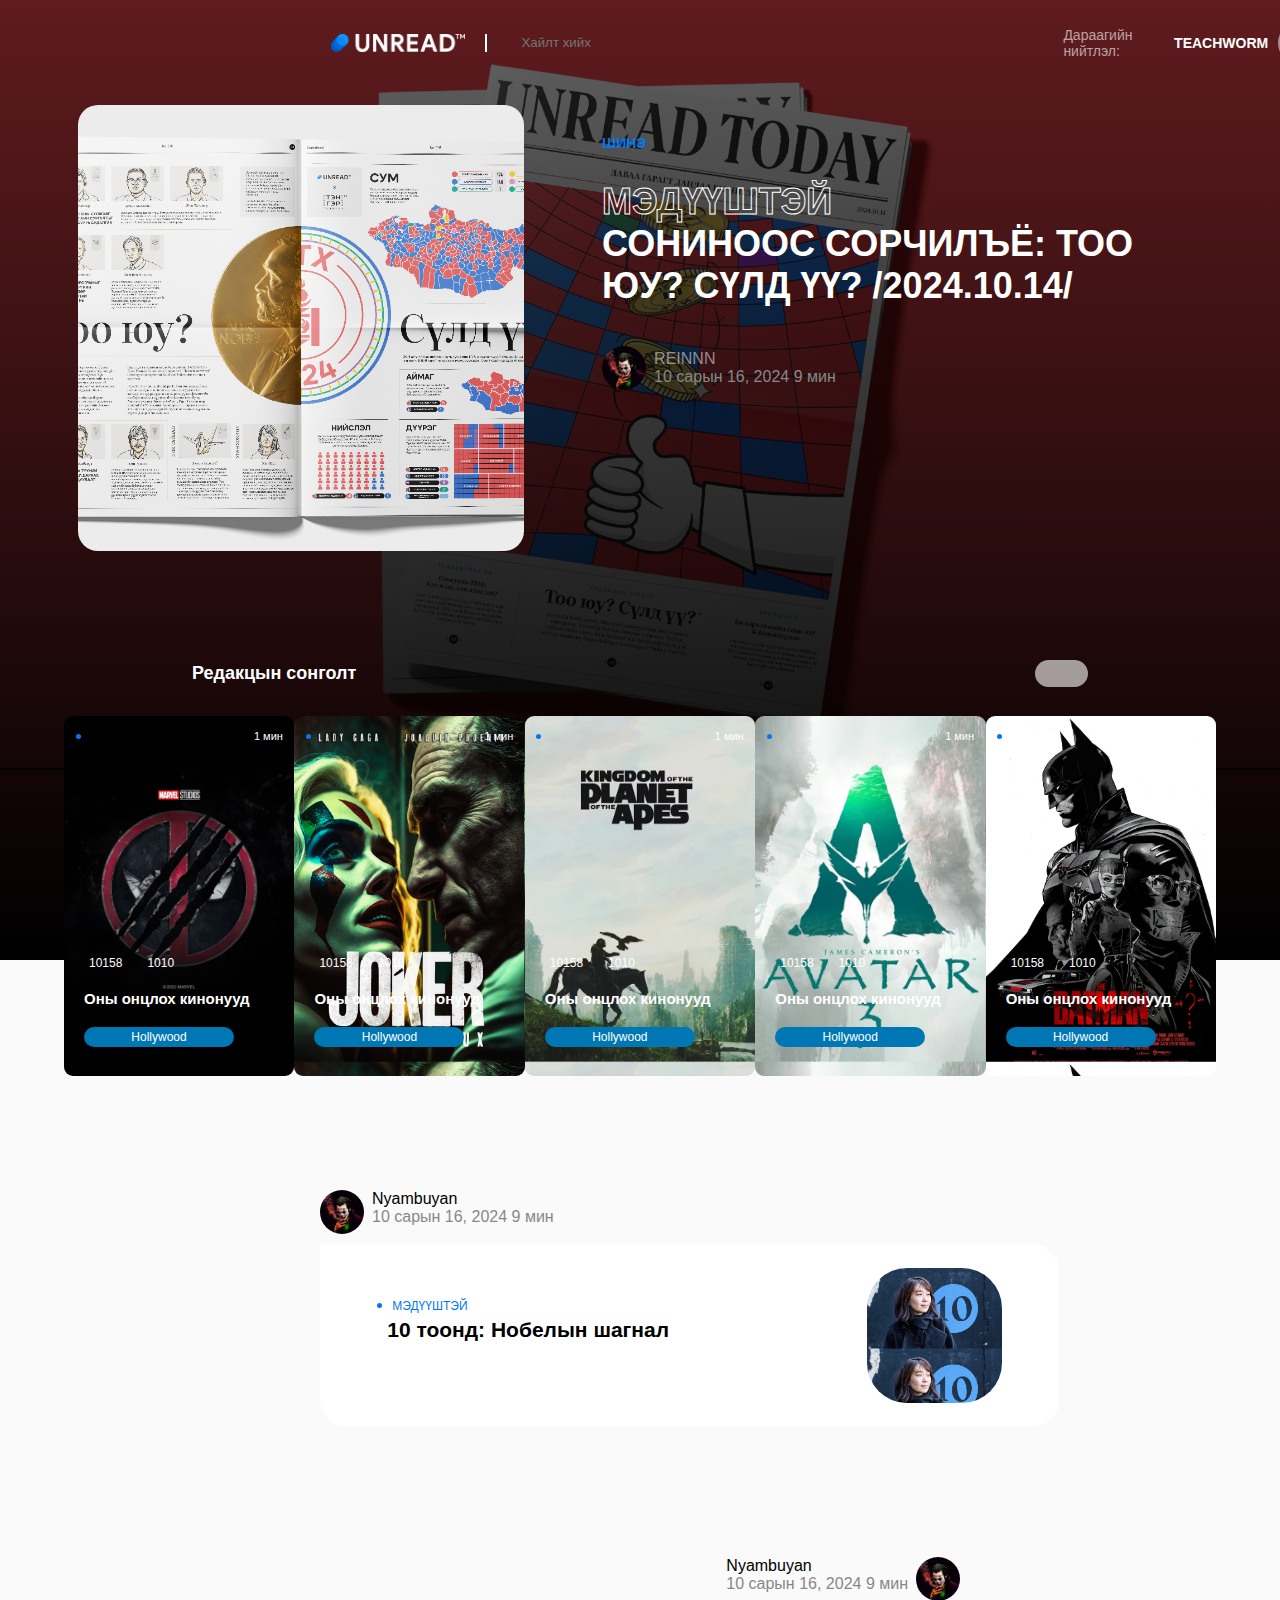
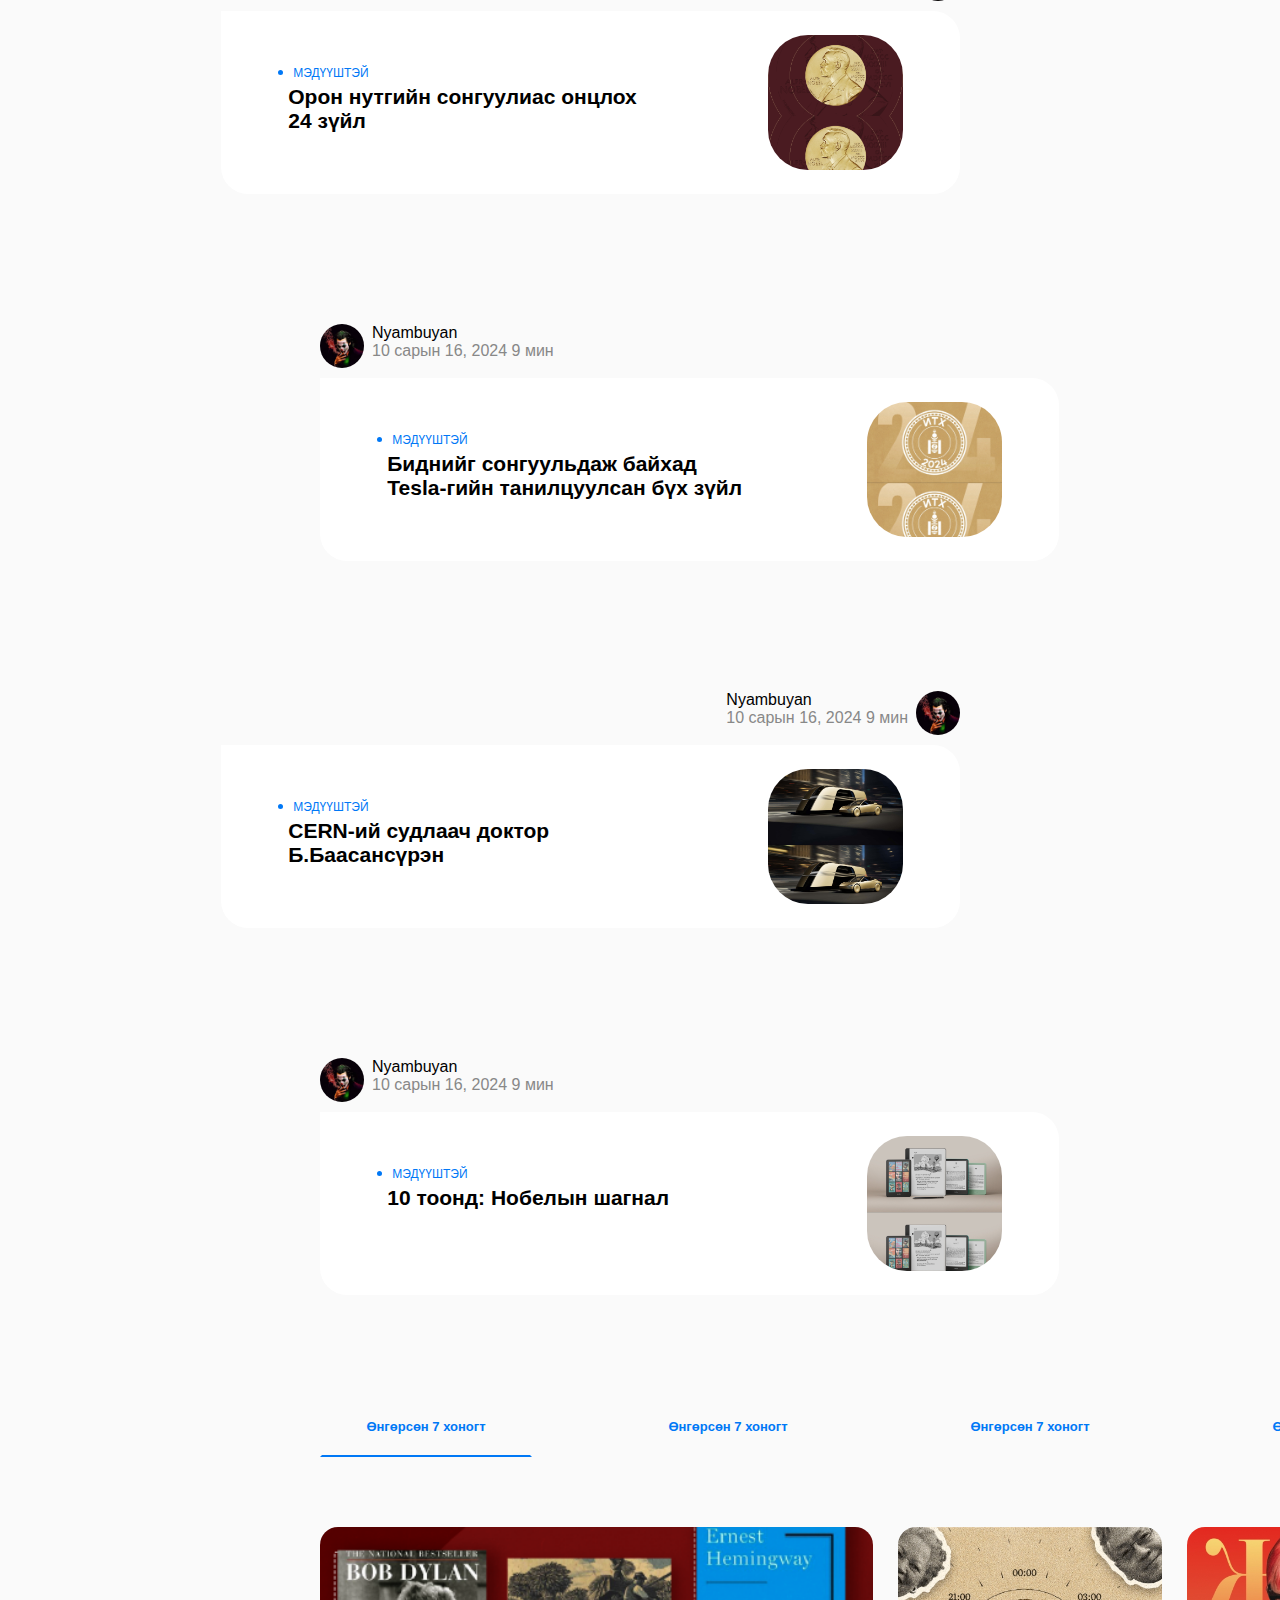
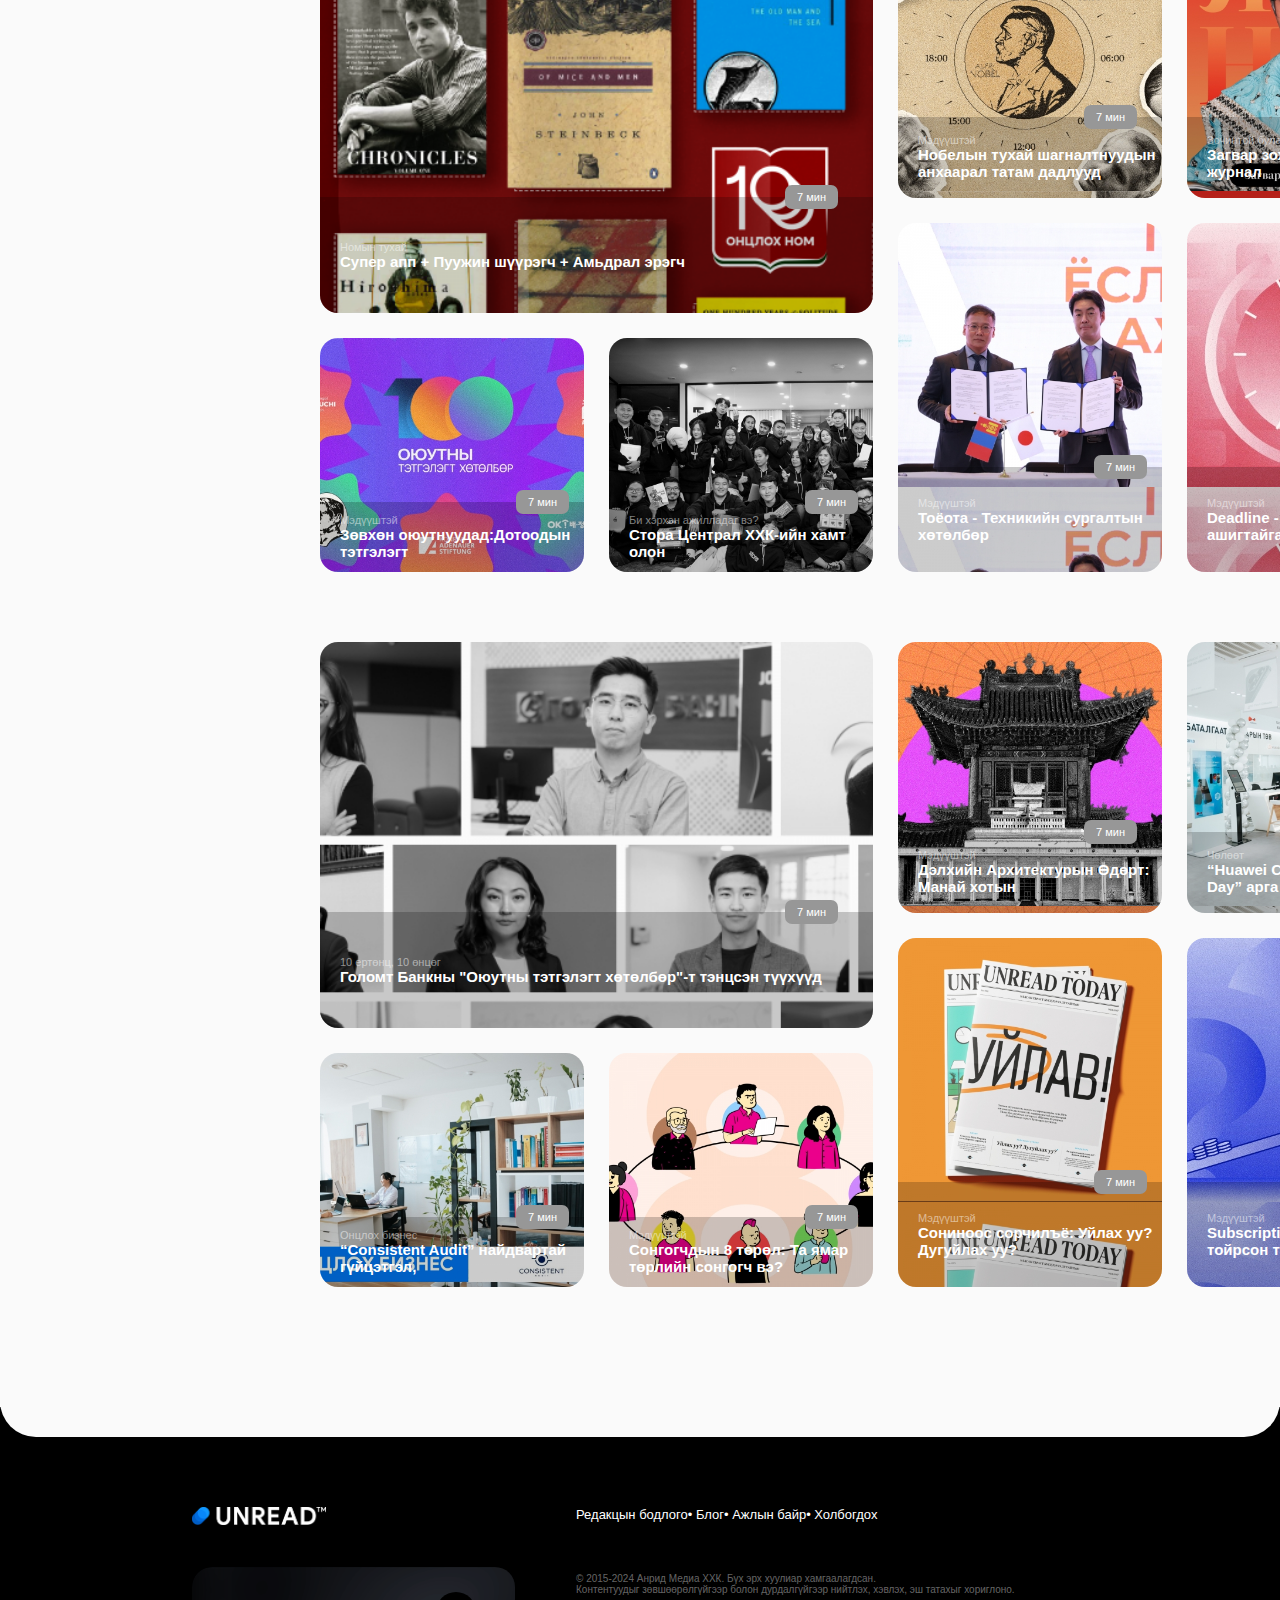
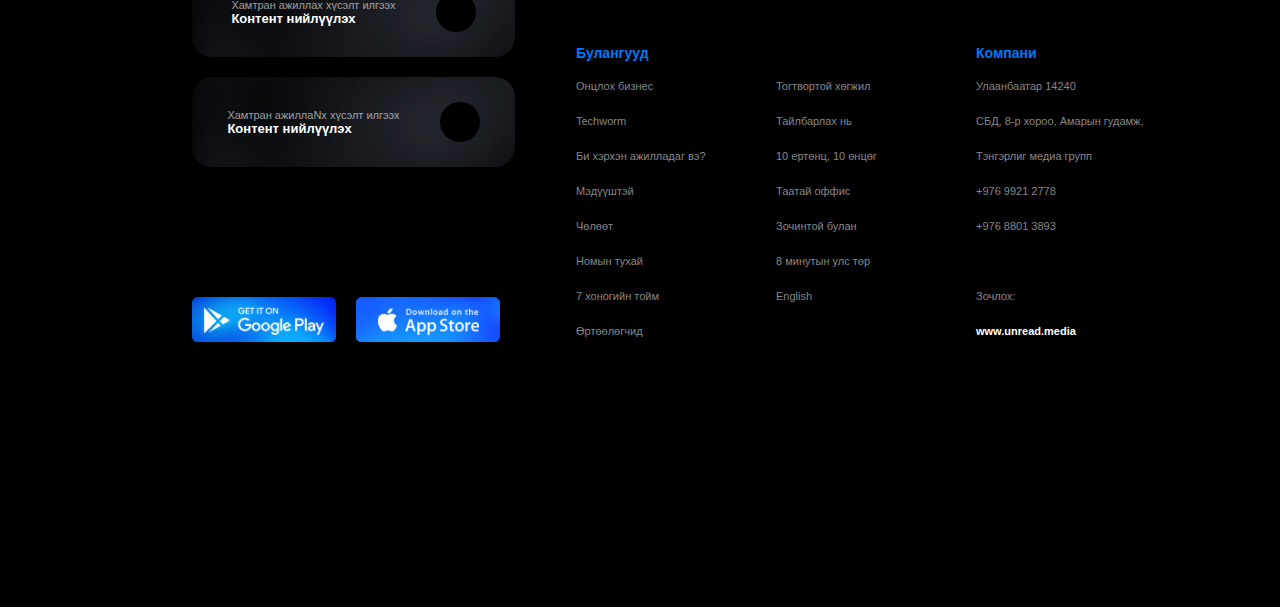
<file: index.html>
<!DOCTYPE html>
<html lang="en">
  <head>
    <meta charset="UTF-8" />
    <meta name="viewport" content="width=device-width, initial-scale=1.0" />
    <title>Нүүр | Unread Today</title>
    <link rel="icon" type="image/x-icon" href="images/icon.png">
    <link rel="stylesheet" href="style.css" />
    <link
      rel="stylesheet"
      href="https://cdnjs.cloudflare.com/ajax/libs/font-awesome/6.6.0/css/all.min.css"
      integrity="sha512-Kc323vGBEqzTmouAECnVceyQqyqdsSiqLQISBL29aUW4U/M7pSPA/gEUZQqv1cwx4OnYxTxve5UMg5GT6L4JJg=="
      crossorigin="anonymous"
      referrerpolicy="no-referrer"
    />
  </head>
  <body>
    <main>
      <section class="hero">
        <header>
          <i class="fa-solid fa-bars"></i>
          <div class="HEADD">
            <div class="headr">
              <img class="zurag" src="unreadd.png">
              <div class="divider"></div>
              <div class="search"><i class="fa-solid fa-magnifying-glass"></i>
              <input class="search-input" type="search" placeholder="Хайлт хийх" >
              </div>
            </div>
            <div class="headl">
              <p>Дараагийн нийтлэл:</p>
              <h4>TEACHWORM</h4>
              <div class="lbox">
                <p>Өнөөдөр орно</p>
                <div class="dot"></div>
              </div>
            </div>
             <div class="icons">
            <i class="fa-brands fa-facebook-f"></i>
            <i class="fa-brands fa-instagram"></i>
            <i class="fa-brands fa-twitter"></i>
            <i class="fa-brands fa-linkedin-in"></i>
          </div>
          </div>
        </header>
        <div class="hero-content">
          <div class="left"></div>
          <div class="right">
            <h5>ШИНЭ</h5>
            <h1>МЭДҮҮШТЭЙ</h1>
            <h2>Сониноос сорчилъё: тоо <br />юу? сүлд үү? /2024.10.14/</h2>
            <div class="pros">
              <div class="pro"></div>
              <div class="ners"><p class="name">REINNN</p><p class="onsar">10 сарын 16, 2024 9 мин</p></div>
            </div>
          </div>
        </div>
      </section>
      <section class="javas">
        <div class="divide"><p>Редакцын сонголт</p><div class="little"></div></div>
        <div class="packcards">
          <div class="first">
            <div class="dots"><div class="dotm"></div><p>1 мин</p></div>
            <div class="views">
              <div class="lgo"><i class="fa-solid fa-eye"></i><p>10158</p><i class="fa-solid fa-comment"></i><p>1010</p></div>
              <div><h5>Оны онцлох кинонууд</h5></div>
              <div class="blue">Hollywood</div>
              </div>
          </div>
          <div class="second">
            <div class="dots"><div class="dotm"></div><p>1 мин</p></div>
            <div class="views">
              <div class="lgo"><i class="fa-solid fa-eye"></i><p>10158</p><i class="fa-solid fa-comment"></i><p>1010</p></div>
              <div><h5>Оны онцлох кинонууд</h5></div>
              <div class="blue">Hollywood</div>
              </div>
          </div>
          <div class="third">
            <div class="dots"><div class="dotm"></div><p>1 мин</p></div>
            <div class="views">
              <div class="lgo"><i class="fa-solid fa-eye"></i><p>10158</p><i class="fa-solid fa-comment"></i><p>1010</p></div>
              <div><h5>Оны онцлох кинонууд</h5></div>
              <div class="blue">Hollywood</div>
              </div>
          </div>
          <div class="fourth">
            <div class="dots"><div class="dotm"></div><p>1 мин</p></div>
            <div class="views">
              <div class="lgo"><i class="fa-solid fa-eye"></i><p>10158</p><i class="fa-solid fa-comment"></i><p>1010</p></div>
              <div><h5>Оны онцлох кинонууд</h5></div>
              <div class="blue">Hollywood</div>
              </div>
          </div>
          <div class="fifth">
            <div class="dots"><div class="dotm"></div><p>1 мин</p></div>
            <div class="views">
              <div class="lgo"><i class="fa-solid fa-eye"></i><p>10158</p><i class="fa-solid fa-comment"></i><p>1010</p></div>
              <div><h5>Оны онцлох кинонууд</h5></div>
              <div class="blue">Hollywood</div>
              </div>
          </div>
      </div>
      </section>
      <section class="part3">
        <div class="wholebody">


          <div class="article">
            <div class="pros1">
              <div class="pro1"></div> 
              <div class="ners"><p class="ner">Nyambuyan</p><p class="onsar">10 сарын 16, 2024 9 мин</p></div>
            </div>
            <div class="bigcard">
              <div class="le"><div class="etseg"><div class="tusdaa"><div class="dotm"></div><p>МЭДҮҮШТЭЙ</p></div><h5> 10 тоонд: Нобелын шагнал</h5></div>
              </div>
              <div class="ri"></div>
            </div>
          </div>
           <div class="article article-right">
             <div class="pros2">
              <div class="pro1"></div> 
              <div class="ners"><p class="ner">Nyambuyan</p><p class="onsar">10 сарын 16, 2024 9 мин</p></div>
            </div>
            <div class="bigcard2">
              <div class="le"><div class="etseg"><div class="tusdaa"><div class="dotm"></div><p>МЭДҮҮШТЭЙ</p></div><h5>Орон нутгийн сонгуулиас онцлох 24 зүйл</h5></div>
              </div>
              <div class="ri1"></div>
            </div>
           </div>
           <div class="article">
            <div class="pros1">
              <div class="pro1"></div> 
              <div class="ners"><p class="ner">Nyambuyan</p><p class="onsar">10 сарын 16, 2024 9 мин</p></div>
            </div>
            <div class="bigcard">
              <div class="le"><div class="etseg"><div class="tusdaa"><div class="dotm"></div><p>МЭДҮҮШТЭЙ</p></div><h5> Биднийг сонгуульдаж байхад Tesla-гийн танилцуулсан бүх зүйл</h5></div>
              </div>
              <div class="ri2"></div>
           </div>
            </div>
              <div class="article article-right">
            <div class="pros2">
              <div class="pro1"></div> 
              <div class="ners"><p class="ner">Nyambuyan</p><p class="onsar">10 сарын 16, 2024 9 мин</p></div>
            </div>
            <div class="bigcard2">
              <div class="le"><div class="etseg"><div class="tusdaa"><div class="dotm"></div><p>МЭДҮҮШТЭЙ</p></div><h5>CERN-ий судлаач доктор Б.Баасансүрэн</h5></div>
              </div>
              <div class="ri3"></div>
            </div>
            </div>
            <div class="article">
            <div class="pros1">
              <div class="pro1"></div> 
              <div class="ners"><p class="ner">Nyambuyan</p><p class="onsar">10 сарын 16, 2024 9 мин</p></div>
            </div>
            <div class="bigcard">
              <div class="le"><div class="etseg"><div class="tusdaa"><div class="dotm"></div><p>МЭДҮҮШТЭЙ</p></div><h5> 10 тоонд: Нобелын шагнал</h5></div>
              </div>
              <div class="ri4"></div>
            </div>
            </div> 
            <div class="dates">
              <div class="date-box1"><p>Өнгөрсөн 7 хоногт</p></div>
              <div class="date-box"><p>Өнгөрсөн 7 хоногт</p></div>
              <div class="date-box"><p>Өнгөрсөн 7 хоногт</p></div>
              <div class="date-box"><p>Өнгөрсөн 7 хоногт</p></div>
            </div>
            <div class="news">
              <div class="item1"><div class="hagas"><p class="hagas-title">Номын тухай</p><h5 class="hagas-body">Супер апп + Пуужин шүүрэгч + Амьдрал эрэгч</h5><div class="minut">7 мин</div></div></div>
              <div class="item2"><div class="hagas"><p class="hagas-title">Мэдүүштэй</p><h5 class="hagas-body">Нобелын тухай шагналтнуудын анхаарал татам дадлууд</h5><div class="minut1">7 мин</div></div></div>
              <div class="item3"><div class="hagas"><p class="hagas-title">Зочинтой булан</p><h5 class="hagas-body">Загвар зохион бүтээгч Jezel-ийн журнал</h5><div class="minut1">7 мин</div></div></div>
              <div class="item4"><div class="hagas"><p class="hagas-title">Мэдүүштэй</p><h5 class="hagas-body">Зөвхөн оюутнуудад:Дотоодын тэтгэлэгт</h5><div class="minut2">7 мин</div></div></div>
              <div class="item5"><div class="hagas"><p class="hagas-title">Би хэрхэн ажилладаг вэ?</p><h5 class="hagas-body">Стора Централ ХХК-ийн хамт олон</h5><div class="minut2">7 мин</div></div></div>
              <div class="item6"><div class="hagas"><p class="hagas-title">Мэдүүштэй</p><h5 class="hagas-body">Тоёота - Техникийн сургалтын хөтөлбөр</h5><div class="minut3">7 мин</div></div></div>
              <div class="item7"><div class="hagas"><p class="hagas-title">Мэдүүштэй</p><h5 class="hagas-body">Deadline - ийг хэрхэн өөрт ашигтайгаар эргүүлэх</h5><div class="minut3">7 мин</div></div></div>
            </div>
            <div style="padding-bottom: 150px;" class="news">
              <div class="item8"><div class="hagas"><p class="hagas-title">10 ертөнц, 10 өнцөг</p><h5 class="hagas-body">Голомт Банкны "Оюутны тэтгэлэгт хөтөлбөр"-т тэнцсэн түүхүүд</h5><div class="minut">7 мин</div></div></div>
              <div class="item9"><div class="hagas"><p class="hagas-title">Мэдүүштэй</p><h5 class="hagas-body">Дэлхийн Архитектурын Өдөрт: Манай хотын </h5><div class="minut1">7 мин</div></div></div>
              <div class="item10"><div class="hagas"><p class="hagas-title">Чөлөөт</p><h5 class="hagas-body">“Huawei Customer Experience Day” арга </h5><div class="minut1">7 мин</div></div></div>
              <div class="item11"><div class="hagas"><p class="hagas-title">Онцлох бизнес</p><h5 class="hagas-body">“Consistent Audit” найдвартай гүйцэтгэл, </h5><div class="minut2">7 мин</div></div></div>
              <div class="item12"><div class="hagas"><p class="hagas-title">Мэдүүштэй</p><h5 class="hagas-body">Сонгогчдын 8 төрөл: Та ямар төрлийн сонгогч вэ?</h5><div class="minut2">7 мин</div></div></div>
              <div class="item13"><div class="hagas"><p class="hagas-title">Мэдүүштэй</p><h5 class="hagas-body">Сониноос сорчилъё: Уйлах уу? Дугуйлах уу? </h5><div class="minut3">7 мин</div></div></div>
              <div class="item14"><div class="hagas"><p class="hagas-title">Мэдүүштэй</p><h5 class="hagas-body">Subscription үйлчилгээг тойрсон таван ташаа ойл...</h5><div class="minut3">7 мин</div></div></div>
            </div>
      </section>
      <footer>
        <div class="footer-space">
          <div class="footer-left">
            <div class="footer-zurag"><img style="height: 18px; width: 134px;" src="unreadd.png" alt=""></div>
            <div class="footer-box1">
              <div class="orshil"><p>Хамтран ажиллах хүсэлт илгээх</p><h5>Контент нийлүүлэх</h5></div>
              <div class="box-container">
                <div class="outbox"></div>
                <div class="insidebox"><i class="fa-solid fa-arrow-right"></i></div>
              </div>
            </div>
            <div class="footer-box">
              <div class="orshil"><p>Хамтран ажиллаNх хүсэлт илгээх</p><h5>Контент нийлүүлэх</h5></div>
              <div class="box-container">
                <div class="outbox"></div>
                <div class="insidebox"><i class="fa-solid fa-arrow-right"></i></div>
              </div>
            </div>
            <div class="google"></div>
            <div class="apple"></div>
          </div>
          <div class="footer-right">
            <div class="st"><p>Редакцын бодлого </p><p>• Блог</p><p>• Ажлын байр</p><p>• Холбогдох</p></div>
            <div class="nd"><p>© 2015-2024 Анрид Медиа ХХК. Бүх эрх хуулиар хамгаалагдсан. <br> Контентуудыг зөвшөөрөлгүйгээр болон дурдалгүйгээр нийтлэх, хэвлэх, эш татахыг хориглоно.</p></div>
            <div class="rd">
              <h5>Булангууд</h5>
              <h5 class="text1">Компани</h5>
              <p>Онцлох бизнес</p>
              <p>Тогтвортой хөгжил</p>
              <p>Улаанбаатар 14240 </p>
              <p>Techworm</p>
              <p>Тайлбарлах нь</p>
              <p>СБД, 8-р хороо, Амарын гудамж, </p>
              <p>Би хэрхэн ажилладаг вэ?</p>
              <p>10 ертөнц, 10 өнцөг</p>
              <p>Тэнгэрлиг медиа групп</p>
              <p>Мэдүүштэй</p>
              <p>Таатай оффис</p>
              <p>+976 9921 2778</p>
              <p>Чөлөөт</p>
              <p>Зочинтой булан</p>
              <p>+976 8801 3893</p>
              <p>Номын тухай</p>
              <p>8 минутын улс төр</p>
              <p class="text2">7 хоногийн тойм</p>
              <p class="text3">English</p>
              <p class="text4">Зочлох:</p>
              <p class="text5">Өртөөлөгчид</p>
              <h4 class="text6">www.unread.media</h4>
            </div>

          </div>
          <div class="footer-icons">
            <i class="fa-brands fa-square-facebook"></i>
            <i class="fa-brands fa-twitter"></i>
            <i class="fa-brands fa-instagram"></i>
            <i class="fa-brands fa-linkedin-in"></i>
            <i class="fa-brands fa-youtube"></i>
            <i class="fa-brands fa-soundcloud"></i>
          </div>
        </div>
      </footer>
    </main>
  </body>
</html>
</file>
<file: style.css>
* {
  margin: 0;
  padding: 0;
  font-family: "SF display", sans-serif;
  box-sizing: border-box;
}
header {
  width: 85vw;
  height: 85px;
  margin-bottom: 20px;
  margin-left: auto;
  margin-right: auto;
  display: flex;
  align-items: center;
}
.zurag {
  height: 18px;
}
.divider {
  height: 18px;
  width: 0px;
  border: 0.5px solid #ffffff;
  background-position: end;
}
.hero {
  background: linear-gradient(rgb(0, 0, 0, 0.6), rgb(0, 0, 0)),
    url("./images/cover.jpg");
  background-size: 100%;
  height: 960px;
  width: 100vw;
  margin-bottom: 121px;
}
.hero-content {
  width: 1200px;
  margin-left: auto;
  margin-right: auto;
  display: flex;
  justify-content: space-between;
  gap: 40px;
  justify-content: space-evenly;
}
.hero-content div {
  width: 50%;
}
.left {
  background-image: url("./images/21632b19dec071508e1e0ae5f5e153e1.jpg");
  height: 446.4px;
  max-width: 446.4px;
  border-radius: 20px;
  background-size: 150%;
  background-position: center;
  transition: all 2s ease;
  cursor: pointer;
}
.left:hover {
  background-size: 170%;
}
.hero-content h1 {
  -webkit-text-stroke: 1px white;
  color: transparent;
}
.hero-content h2 {
  text-transform: uppercase;
  color: #ffffff;
  height: 43px;
}
header i {
  font-size: 19px;
}
i {
  font-size: 19px;
}
.HEADD {
  display: flex;
  align-items: center;
  gap: 365px;
}
.headr {
  display: flex;
  justify-content: center;
  align-items: center;
  gap: 20px;
  color: #ffffff;
  margin-left: 135px;
}
.headl {
  display: flex;
  align-items: center;
  gap: 10px;
}
.headl p {
  color: rgb(255, 255, 255, 0.6);
  font-size: 14px;
}
.headl h4 {
  color: #ffffff;
  font-size: 14px;
}
.headr h2 {
  font-weight: 400;
}
.headr p {
  color: gray;
  font-size: 12px;
}
.search {
  width: max-content;
  display: flex;
  align-items: center;
}
.search-input {
  outline: none;
  border: none;
  color: #ffffff;
  background: transparent;
  margin-left: 14px;
}
.lbox {
  height: 40px;
  width: 142px;
  background-color: rgba(255, 255, 255, 0.5);
  border-radius: 30px;
  display: flex;
  justify-content: center;
  align-items: center;
  gap: 10px;
}
.lbox p {
  font-size: 13px;
}
.dot {
  background-color: #0078f6;
  border-radius: 50%;
  height: 5px;
  width: 5px;
  animation: blink 2s linear infinite;
}
@keyframes blink {
  25% {
    opacity: 0.5;
  }
  50% {
    opacity: 0;
  }
  75% {
    opacity: 0.5;
  }
}
.hero-content div h5 {
  color: #0078f6;
  font-size: 14px;
  margin-top: 30px;
  margin-bottom: 30px;
}
.hero-content div h5 {
  animation: blink 2s linear infinite;
}

.fa-bars {
  color: rgba(255, 255, 255, 0.5);
  margin-right: 100px;
}
.icons i {
  font-size: 15px;
  color: #ffffff;
  transition: 0.6s;
}

.icons {
  display: flex;
  margin: 0;
  padding: 0;
  justify-content: center;
  align-items: center;
  gap: 20px;
}
.icons .fa-facebook-f:hover {
  color: #3b5999;
}
.icons .fa-instagram:hover {
  color: #e4405f;
}
.icons .fa-twitter:hover {
  color: #55acee;
}
.icons .fa-linkedin-in:hover {
  color: #0077b5;
}
.right h1 {
  font-size: 36px;
}
.right h2 {
  font-size: 36px;
}
.pro {
  height: 44px;
  max-width: 44px;
  border-radius: 50px;
  background-image: url(./images/joker.jpg);
  background-size: 100%;
}
.pros {
  display: flex;
  align-items: center;
  margin-top: 80px;
  min-width: 500px;
  gap: 8px;
}
.ners .name {
  color: rgba(255, 255, 255, 0.5);
  transition: all 0.5s ease;
}
.ners .ner {
  color: #000000;
}
.ners .name:hover {
  color: #ffffff;
}
.onsar {
  color: #ffffff;
}
.divide {
  height: 85px;
  margin-top: -450px;
  display: flex;
  width: 70vw;
  margin-left: auto;
  margin-right: auto;
  align-items: center;
  justify-content: space-between;
}
.divide p {
  color: #ffffff;
  font-size: 18px;
  font-weight: bold;
}
.little {
  width: 52.6px;
  height: 27px;
  border-radius: 25px;
  background-color: rgb(255, 255, 255, 0.6);
}
.first {
  width: 244px;
  height: 360px;
  background-image: url(./deadpool.jpg);
  background-size: 100%;
  border-radius: 9px;
  transition: all 0.5s ease;
}
.first:hover {
  scale: 1.1;
}
.second {
  width: 244px;
  height: 360px;
  background-image: url(./trash.jpg);
  background-size: 100%;
  border-radius: 9px;
  transition: all 0.5s ease;
}
.second:hover {
  scale: 1.1;
}
.third {
  width: 244px;
  height: 360px;
  background-image: url(./ape.avif);
  background-size: 100%;
  border-radius: 9px;
  transition: all 0.5s ease;
}
.third:hover {
  scale: 1.1;
}
.fourth {
  width: 244px;
  height: 360px;
  background-image: url(./avatar.avif);
  background-size: 100%;
  border-radius: 9px;
  transition: all 0.5s ease;
}
.fourth:hover {
  scale: 1.1;
}
.fifth {
  width: 244px;
  height: 360px;
  background-image: url(./batman.jpg);
  background-size: 100%;
  border-radius: 9px;
  transition: all 0.5s ease;
}
.fifth:hover {
  scale: 1.1;
}
.dots {
  box-sizing: border-box;
  width: 90%;
  height: 40px;
  margin-left: auto;
  margin-right: auto;
  display: flex;
  align-items: center;
  justify-content: space-between;
}
.dotm {
  background-color: #0078f6;
  border-radius: 50%;
  height: 5px;
  width: 5px;
}
.dots p {
  color: #ffffff;
  font-size: 11px;
}
.views {
  display: flex;
  flex-direction: column;
  margin-top: 200px;
  height: 100px;
  gap: 20px;
}
.views i {
  font-size: 11px;
  color: #ffffff;
  margin-left: 20px;
}
.views p {
  font-size: 12px;
  color: #ffffff;
  margin-left: 5px;
}
.views h5 {
  color: #ffffff;
  margin-left: 20px;
  font-size: 15px;
}
.lgo {
  display: flex;
}
.blue {
  color: #ffffff;
  background-color: #0077b5;
  max-width: 150px;
  border-radius: 15px;
  display: flex;
  justify-content: center;
  align-items: center;
  margin-left: 20px;
  font-size: 12px;
  padding: 3px 0px;
}
.packcards {
  display: flex;
  width: 90vw;
  margin-left: auto;
  margin-right: auto;
  justify-content: space-evenly;
}
.part3 {
  width: 100vw;
  background-color: #fafafa;
  display: flex;
  margin-top: -116px;
  flex-direction: column;
  border-bottom-left-radius: 36px;
  border-bottom-right-radius: 36px;
  z-index: 0;
}
.pro1 {
  height: 44px;
  width: 44px;
  border-radius: 50px;
  background-image: url(./images/joker.jpg);
  background-size: 100%;
}
.pros1 {
  display: flex;
  min-width: 500px;
  gap: 8px;
  transition: all 0.5s ease;
}
.pros2 {
  display: flex;
  gap: 8px;
  flex-direction: row-reverse;
  transition: all 0.5s ease;
}

.ners .onsar {
  color: #888888;
}
.bigcard {
  width: 739px;
  height: 183px;
  margin-top: 10px;
  background-color: #ffffff;
  border-top-right-radius: 27px;
  border-bottom-left-radius: 27px;
  border-bottom-right-radius: 27px;
  display: flex;
  justify-content: center;
  align-items: center;
  gap: 120px;
  transition: all 0.5s ease;
}

.article {
  width: 739px;
  display: flex;
  flex-direction: column;
  align-items: flex-start;
  margin-top: 30px;
  margin-bottom: 100px;
}
.article:hover .bigcard {
  box-shadow: 0 4px 8px 0 rgba(0, 0, 0, 0.2), 0 6px 20px 0 rgba(0, 0, 0, 0.19);
  transform: translate(0, -10px);
}
.article-right:hover .bigcard2 {
  box-shadow: 0 4px 8px 0 rgba(0, 0, 0, 0.2), 0 6px 20px 0 rgba(0, 0, 0, 0.19);
  transform: translate(0, -10px);
}
.article-right:hover .pros2 {
  transform: translate(0, -10px);
}
.article:hover .pros1 {
  transform: translate(0, -10px);
}
.article-right {
  align-self: flex-end;
  align-items: flex-end;
  margin-bottom: 100px;
}
.bigcard2 {
  width: 739px;
  height: 183px;
  margin-top: 10px;
  background-color: #ffffff;
  border-top-right-radius: 27px;
  border-bottom-left-radius: 27px;
  border-bottom-right-radius: 27px;
  display: flex;
  justify-content: center;
  transition: all 0.5s ease;

  align-items: center;
  gap: 120px;
}
.wholebody {
  width: 50vw;
  margin-left: auto;
  margin-right: auto;
  margin-top: 200px;
  display: flex;
  flex-direction: column;
  align-items: flex-start;
}
.le {
  display: flex;
  width: 50%;
  height: 40%;
  flex-direction: column;
}
.etseg {
  display: flex;
  flex-direction: column;
  gap: 5px;
}
.tusdaa {
  display: flex;
  gap: 10px;
  align-items: center;
}
.etseg p {
  color: #0078f6;
  font-size: 12px;
}
.etseg h5 {
  font-size: 21px;
  color: #000000;
  margin-left: 10px;
}
.ri {
  background-image: url(nobell.jpg);
  width: 135px;
  height: 135px;
  background-size: 100%;
  border-radius: 40px;
}
.ri1 {
  background-image: url(alfr.jpg);
  width: 135px;
  height: 135px;
  background-size: 100%;
  border-radius: 40px;
}

.ri2 {
  background-image: url(uih.jpeg);
  width: 135px;
  height: 135px;
  background-size: 100%;
  border-radius: 40px;
}
.ri3 {
  background-image: url(tesla.jpg);
  width: 135px;
  height: 135px;
  background-size: 100%;
  border-radius: 40px;
}
.ri4 {
  background-image: url(kindle.jpg);
  width: 135px;
  height: 135px;
  background-size: 100%;
  border-radius: 40px;
}
.dates {
  width: 50vw;
  margin-left: auto;
  margin-right: auto;
  display: grid;
  grid-template-columns: 212px 212px 212px 212px;
  grid-template-rows: 62px;
  gap: 90px;
}
.date-box {
  display: flex;
  justify-content: center;
  align-items: center;
  font-weight: 700;
  font-size: 13px;
  font-family: "inter";
  color: #0078f6;
  border: 2px solid #fafafa;
}
.date-box1 {
  display: flex;
  justify-content: center;
  align-items: center;
  font-weight: 700;
  font-size: 13px;
  font-family: "inter";
  color: #0078f6;
  border: 2px solid #fafafa;
  border-bottom-color: #0078f6;
}
.date-box:hover {
  border-bottom-color: #0078f6;
}
.news {
  display: grid;
  grid-template-columns: repeat(4, 264px);
  grid-template-rows: 271px 90px 234px;
  gap: 25px;
  margin-top: 70px;
}
.item1 {
  grid-column: 1/3;
  grid-row: 1/3;
  border-radius: 18px;
  background-image: url(images/item1.png);
  background-size: 100%;
  display: flex;
  align-items: end;
  transition: all 0.5s ease;
}
.item1:hover {
  box-shadow: 0 4px 8px 0 rgba(0, 0, 0, 0.4), 0 10px 25px 0 rgba(0, 0, 0, 0.24);
  transform: translate(0, -10px);
}
.item2 {
  border-radius: 18px;
  grid-column: 3/4;
  grid-row: 1/2;
  background-image: url(images/item2.jpeg);
  background-size: 100%;
  display: flex;
  align-items: end;
  transition: all 0.5s ease;
}
.item2:hover {
  box-shadow: 0 4px 8px 0 rgba(0, 0, 0, 0.4), 0 10px 25px 0 rgba(0, 0, 0, 0.24);
  transform: translate(0, -10px);
}
.item3 {
  border-radius: 18px;
  grid-column: 4/5;
  grid-row: 1/2;
  background-image: url(images/item3.jpeg);
  background-size: 100%;
  display: flex;
  align-items: end;
  transition: all 0.5s ease;
}
.item3:hover {
  box-shadow: 0 4px 8px 0 rgba(0, 0, 0, 0.4), 0 10px 25px 0 rgba(0, 0, 0, 0.24);
  transform: translate(0, -10px);
}
.item4 {
  border-radius: 18px;
  grid-column: 1/2;
  grid-row: 3/4;
  background-image: url(images/item4.jpeg);
  background-size: 100%;
  display: flex;
  align-items: end;
  transition: all 0.5s ease;
}
.item4:hover {
  box-shadow: 0 4px 8px 0 rgba(0, 0, 0, 0.4), 0 10px 25px 0 rgba(0, 0, 0, 0.24);
  transform: translate(0, -10px);
}
.item5 {
  border-radius: 18px;
  grid-column: 2/3;
  grid-row: 3/4;
  background-image: url(images/item5.jpeg);
  background-size: 100%;
  display: flex;
  align-items: end;
  transition: all 0.5s ease;
}
.item5:hover {
  box-shadow: 0 4px 8px 0 rgba(0, 0, 0, 0.4), 0 10px 25px 0 rgba(0, 0, 0, 0.24);
  transform: translate(0, -10px);
}
.item6 {
  grid-row: 2/4;
  grid-column: 3/4;
  border-radius: 18px;
  background-image: url(images/item7.jpeg);
  background-size: 100%;
  display: flex;
  transition: all 0.5s ease;
  align-items: end;
}
.item6:hover {
  box-shadow: 0 4px 8px 0 rgba(0, 0, 0, 0.4), 0 10px 25px 0 rgba(0, 0, 0, 0.24);
  transform: translate(0, -10px);
}
.item7 {
  grid-row: 2/4;
  grid-column: 4/5;
  border-radius: 18px;
  background-image: url(images/item6.jpeg);
  background-size: 100%;
  display: flex;
  align-items: end;
  transition: all 0.5s ease;
}
.item7:hover {
  box-shadow: 0 4px 8px 0 rgba(0, 0, 0, 0.4), 0 10px 25px 0 rgba(0, 0, 0, 0.24);
  transform: translate(0, -10px);
}
.item8 {
  grid-column: 1/3;
  grid-row: 1/3;
  border-radius: 18px;
  background-image: url(images/item8.jpeg);
  background-size: 100%;
  display: flex;
  align-items: end;
  transition: all 0.5s ease;
}
.item8:hover {
  box-shadow: 0 4px 8px 0 rgba(0, 0, 0, 0.4), 0 10px 25px 0 rgba(0, 0, 0, 0.24);
  transform: translate(0, -10px);
}
.item9 {
  border-radius: 18px;
  grid-column: 3/4;
  grid-row: 1/2;
  background-image: url(images/item9.jpeg);
  background-size: 100%;
  display: flex;
  align-items: end;
  transition: all 0.5s ease;
}
.item9:hover {
  box-shadow: 0 4px 8px 0 rgba(0, 0, 0, 0.4), 0 10px 25px 0 rgba(0, 0, 0, 0.24);
  transform: translate(0, -10px);
}
.item10 {
  border-radius: 18px;
  grid-column: 4/5;
  grid-row: 1/2;
  background-image: url(images/item10.jpeg);
  background-size: 100%;
  display: flex;
  align-items: end;
  transition: all 0.5s ease;
}
.item10:hover {
  box-shadow: 0 4px 8px 0 rgba(0, 0, 0, 0.4), 0 10px 25px 0 rgba(0, 0, 0, 0.24);
  transform: translate(0, -10px);
}
.item11 {
  border-radius: 18px;
  grid-column: 1/2;
  grid-row: 3/4;
  background-image: url(images/item11.jpeg);
  background-size: 100%;
  display: flex;
  align-items: end;
  transition: all 0.5s ease;
}
.item11:hover {
  box-shadow: 0 4px 8px 0 rgba(0, 0, 0, 0.4), 0 10px 25px 0 rgba(0, 0, 0, 0.24);
  transform: translate(0, -10px);
}
.item12 {
  border-radius: 18px;
  grid-column: 2/3;
  grid-row: 3/4;
  background-image: url(images/item12.jpeg);
  background-size: 100%;
  display: flex;
  align-items: end;
  transition: all 0.5s ease;
}
.item12:hover {
  box-shadow: 0 4px 8px 0 rgba(0, 0, 0, 0.4), 0 10px 25px 0 rgba(0, 0, 0, 0.24);
  transform: translate(0, -10px);
}
.item13 {
  grid-row: 2/4;
  grid-column: 3/4;
  border-radius: 18px;
  background-image: url(images/item13.jpeg);
  background-size: 100%;
  display: flex;
  align-items: end;
  transition: all 0.5s ease;
}
.item13:hover {
  box-shadow: 0 4px 8px 0 rgba(0, 0, 0, 0.4), 0 10px 25px 0 rgba(0, 0, 0, 0.24);
  transform: translate(0, -10px);
}
.item14 {
  grid-row: 2/4;
  grid-column: 4/5;
  border-radius: 18px;
  background-image: url(images/item14.jpeg);
  background-size: 100%;
  display: flex;
  align-items: end;
  transition: all 0.5s ease;
}
.item14:hover {
  box-shadow: 0 4px 8px 0 rgba(0, 0, 0, 0.4), 0 10px 25px 0 rgba(0, 0, 0, 0.24);
  transform: translate(0, -10px);
}
.hagas {
  width: 100%;
  height: 30%;
  background-color: rgb(0, 0, 0, 20%);
  border-bottom-left-radius: 18px;
  border-bottom-right-radius: 18px;
  display: flex;
  justify-content: center;
  flex-direction: column;
  position: relative;
}
footer {
  background-color: #000000;
  width: 100vw;
  margin-top: -30px;
  position: absolute;
  z-index: -1;
}
.footer-space {
  width: 70vw;
  margin-left: auto;
  margin-right: auto;
  display: grid;
  grid-template-columns: 30vw, 50vw;
  grid-row: 1000px 100px;
}
.footer-left {
  width: 30vw;
  padding-top: 50px;
  display: grid;
  grid-template-columns: repeat(2, 144px);
  grid-template-rows: repeat(5, 90px);
  gap: 20px;
}

.footer-right {
  width: 40vw;
  height: 600px;
  grid-column: 2/3;
  grid-row: 1/2;
  padding-top: 50px;
  display: flex;
  flex-direction: column;
  gap: 50px;
}
.footer-icons {
  width: 70vw;
  height: 200px;
  grid-column: 1/3;
  grid-row: 2/3;
  display: flex;
  justify-content: center;
  align-items: center;
  justify-content: space-between;
}
.footer-icons .fa-square-facebook:hover {
  color: #1877f2;
}
.footer-icons .fa-brands {
  font-size: 32px;
  color: rgb(255, 255, 255, 0.6);
  transition: all 0.5s ease;
}
.footer-icons .fa-twitter:hover {
  color: #1da1f2;
}
.footer-icons .fa-instagram:hover {
  color: #e4405f;
}
.footer-icons .fa-linkedin-in:hover {
  color: #0a66c2;
}
.footer-icons .fa-youtube:hover {
  color: #cd201f;
}
.footer-icons .fa-soundcloud:hover {
  color: #ff6600;
}
.footer-box {
  width: 323px;
  height: 90px;
  background-image: url(./zurg.png);
  display: flex;
  border-radius: 20px;
  justify-content: center;
  align-items: center;
  gap: 40px;
  grid-column: 1/3;
  grid-row: 3/4;
  transition: all 0.5s;
}
.footer-box:hover .outbox {
  background-color: #1da1f2;
  opacity: 1;
}
.footer-box1:hover .outbox {
  background-color: #1da1f2;
  opacity: 1;
}
.footer-zurag {
  grid-column: 1/3;
  grid-row: 1/2;
  padding-top: 50px;
}
.footer-box1 {
  width: 323px;
  height: 90px;
  background-image: url(./zurg.png);
  display: flex;
  border-radius: 20px;
  justify-content: center;
  align-items: center;
  gap: 40px;
  grid-column: 1/3;
  grid-row: 2/3;
  transition: all 0.5s;
}
.orshil p {
  color: rgb(255, 255, 255, 0.6);
  font-size: 11px;
}
.orshil h5 {
  color: rgb(255, 255, 255);
  font-size: 13px;
}
.box-container {
  display: flex;
  align-items: center;
  justify-content: center;
}
.outbox {
  height: 60px;
  width: 60px;
  border-radius: 50px;
  position: absolute;
  opacity: 0;
  transition: all 0.5s;
}
.insidebox {
  height: 40px;
  width: 40px;
  border-radius: 50px;
  background-color: #000000;
  position: relative;
  transition: all 0.5s;
  display: flex;
  justify-content: center;
  align-items: center;
  color: #ffffff;
}
.footer-box:hover .insidebox {
  background-color: #0077b5;
}
.footer-box:hover {
  transform: translateX(1ch);
}
.footer-box1:hover {
  transform: translateX(1ch);
}
.footer-box1:hover .insidebox {
  background-color: #0077b5;
}
.google {
  background-image: url(./google.png);
  height: 45px;
  width: 144px;
  background-size: 100%;
  grid-column: 1/2;
  grid-row: 5/6;
}
.apple {
  background-image: url(./apple.png);
  height: 45px;
  width: 144px;
  background-size: 100%;
  grid-column: 2/3;
  grid-row: 5/6;
}
.hagas-title {
  color: rgb(255, 255, 255, 0.5);
  font-size: 11px;
  padding-left: 20px;
}
.hagas-body {
  font-size: 15px;
  color: #ffffff;
  padding-left: 20px;
}
.minut {
  background: #979797;
  border-radius: 7px;
  font-size: 11px;
  color: #ffffff;
  padding: 6px 12px;
  position: absolute;
  right: 35px;
  bottom: 104px;
}
.minut1 {
  background: #979797;
  border-radius: 7px;
  font-size: 11px;
  color: #ffffff;
  padding: 6px 12px;
  position: absolute;
  right: 25px;
  bottom: 69px;
}
.minut2 {
  background: #979797;
  border-radius: 7px;
  font-size: 11px;
  color: #ffffff;
  padding: 6px 12px;
  position: absolute;
  right: 15px;
  bottom: 58px;
}
.minut3 {
  background: #979797;
  border-radius: 7px;
  font-size: 11px;
  color: #ffffff;
  padding: 6px 12px;
  position: absolute;
  right: 15px;
  bottom: 93px;
}
.st p {
  display: inline-block;
  color: #ffffff;
  font-size: 13px;
  padding-top: 50px;
}
.nd p {
  color: rgb(255, 255, 255, 40%);
  font-size: 10px;
}
.rd {
  display: grid;
  grid-template-columns: repeat(3, 200px);
  grid-template-rows: repeat(9, 35px);
}
.rd p:hover {
  transform: translateX(5px);
  color: #ffffff;
}
.rd h5 {
  color: #0078f6;
  font-size: 14px;
  transition: all 0.5s;
}
.rd p {
  color: #878787;
  font-size: 11px;
  transition: all 0.5s;
}
.text1 {
  grid-column: 3/4;
}
.text2 {
  grid-row: 8/9;
}
.text3 {
  grid-row: 8/9;
  grid-column: 2/3;
}
.text4 {
  grid-row: 8/9;
  grid-column: 3/4;
}
.text5 {
  grid-column: 1/2;
  grid-row: 9/10;
}
.rd h4 {
  color: #ffffff;
  font-size: 11px;
  grid-column: 3/4;
  grid-row: 9/10;
  transition: all 0.5s;
}
.rd h4:hover {
  transform: translateX(5px);
  color: #ffffff;
}
@media (max-width: 500px) {
  .left {
    display: none;
  }
  .right {
    margin-left: -550px;
  }
  .right h1 {
    font-size: 24px;
  }
  .right h2 {
    font-size: 28px;
  }
  .hero {
    background-repeat: no-repeat;
    background-size: cover;
    background-position: center;
  }
  .first {
    width: 144px;
    height: 240px;
    background-repeat: no-repeat;
    background-size: cover;
    background-position: center;
  }
  .second {
    width: 144px;
    height: 240px;
    background-repeat: no-repeat;
    background-size: cover;
    background-position: center;
  }
  .third {
    width: 144px;
    height: 240px;
    background-repeat: no-repeat;
    background-size: cover;
    background-position: center;
  }
  .fourth {
    display: none;
    background-repeat: no-repeat;
    background-size: cover;
    background-position: center;
  }
  .fifth {
    display: none;
    background-repeat: no-repeat;
    background-size: cover;
    background-position: center;
  }

  .views {
    margin-top: 0;
    height: 50px;
  }
  .pros {
    margin-top: 30px;
  }
  .packcards {
    display: flex;
    width: 100vw;
    justify-content: space-evenly;
  }
  .hero {
    margin-bottom: 0;
    height: 960px;
  }
  .divide {
    margin-top: -400px;
  }
}
</file>
